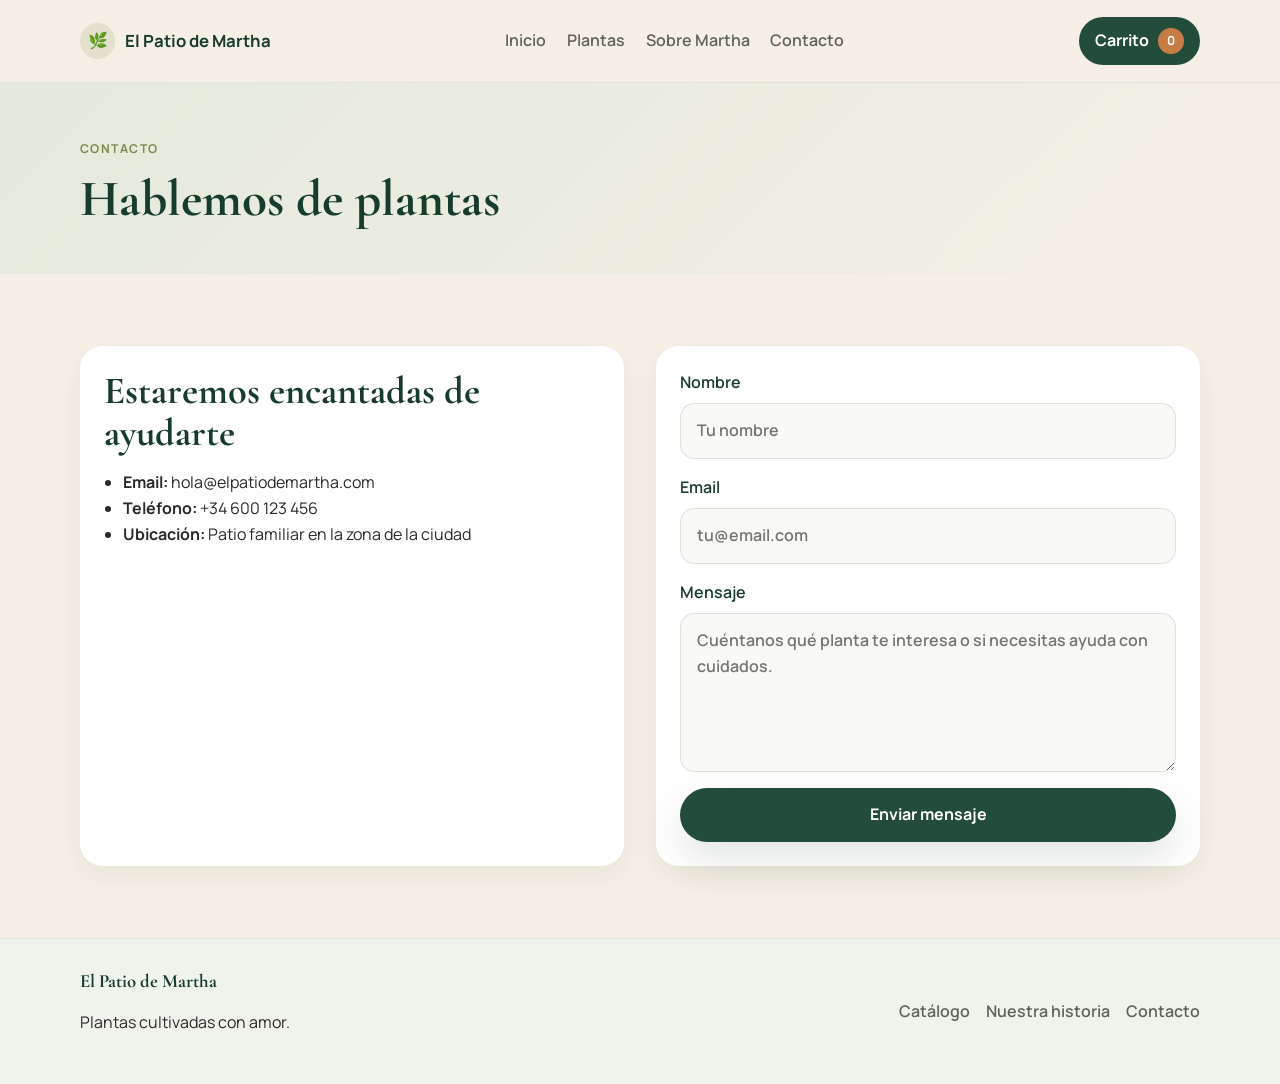
<file: contacto.html>
<!DOCTYPE html>
<html lang="es">
  <head>
    <meta charset="UTF-8" />
    <meta name="viewport" content="width=device-width, initial-scale=1.0" />
    <title>Contacto | El Patio de Martha</title>
    <meta name="description" content="Contacta con El Patio de Martha para pedir información y consultar plantas." />
    <link rel="preconnect" href="https://fonts.googleapis.com" />
    <link rel="preconnect" href="https://fonts.gstatic.com" crossorigin />
    <link
      href="https://fonts.googleapis.com/css2?family=Cormorant+Garamond:wght@500;600;700&family=Manrope:wght@400;500;600;700&display=swap"
      rel="stylesheet"
    />
    <link rel="stylesheet" href="css/style.css" />
    <link rel="stylesheet" href="css/responsive.css" />
  </head>
  <body>
    <div id="site-header"></div>

    <main class="page-shell">
      <section class="page-banner">
        <div class="container">
          <p class="eyebrow">Contacto</p>
          <h1>Hablemos de plantas</h1>
        </div>
      </section>

      <section class="section">
        <div class="container contact-layout">
          <div class="contact-card">
            <h2>Estaremos encantadas de ayudarte</h2>
            <ul class="contact-list">
              <li><strong>Email:</strong> hola@elpatiodemartha.com</li>
              <li><strong>Teléfono:</strong> +34 600 123 456</li>
              <li><strong>Ubicación:</strong> Patio familiar en la zona de la ciudad</li>
            </ul>
          </div>

          <form class="form-card">
            <label>
              Nombre
              <input type="text" name="nombre" placeholder="Tu nombre" />
            </label>
            <label>
              Email
              <input type="email" name="email" placeholder="tu@email.com" />
            </label>
            <label>
              Mensaje
              <textarea name="mensaje" rows="5" placeholder="Cuéntanos qué planta te interesa o si necesitas ayuda con cuidados."></textarea>
            </label>
            <button type="submit" class="btn btn--primary">Enviar mensaje</button>
          </form>
        </div>
      </section>
    </main>

    <div id="site-footer"></div>

    <script src="components/header.js"></script>
    <script src="components/footer.js"></script>
    <script src="js/main.js"></script>
  </body>
</html>
</file>
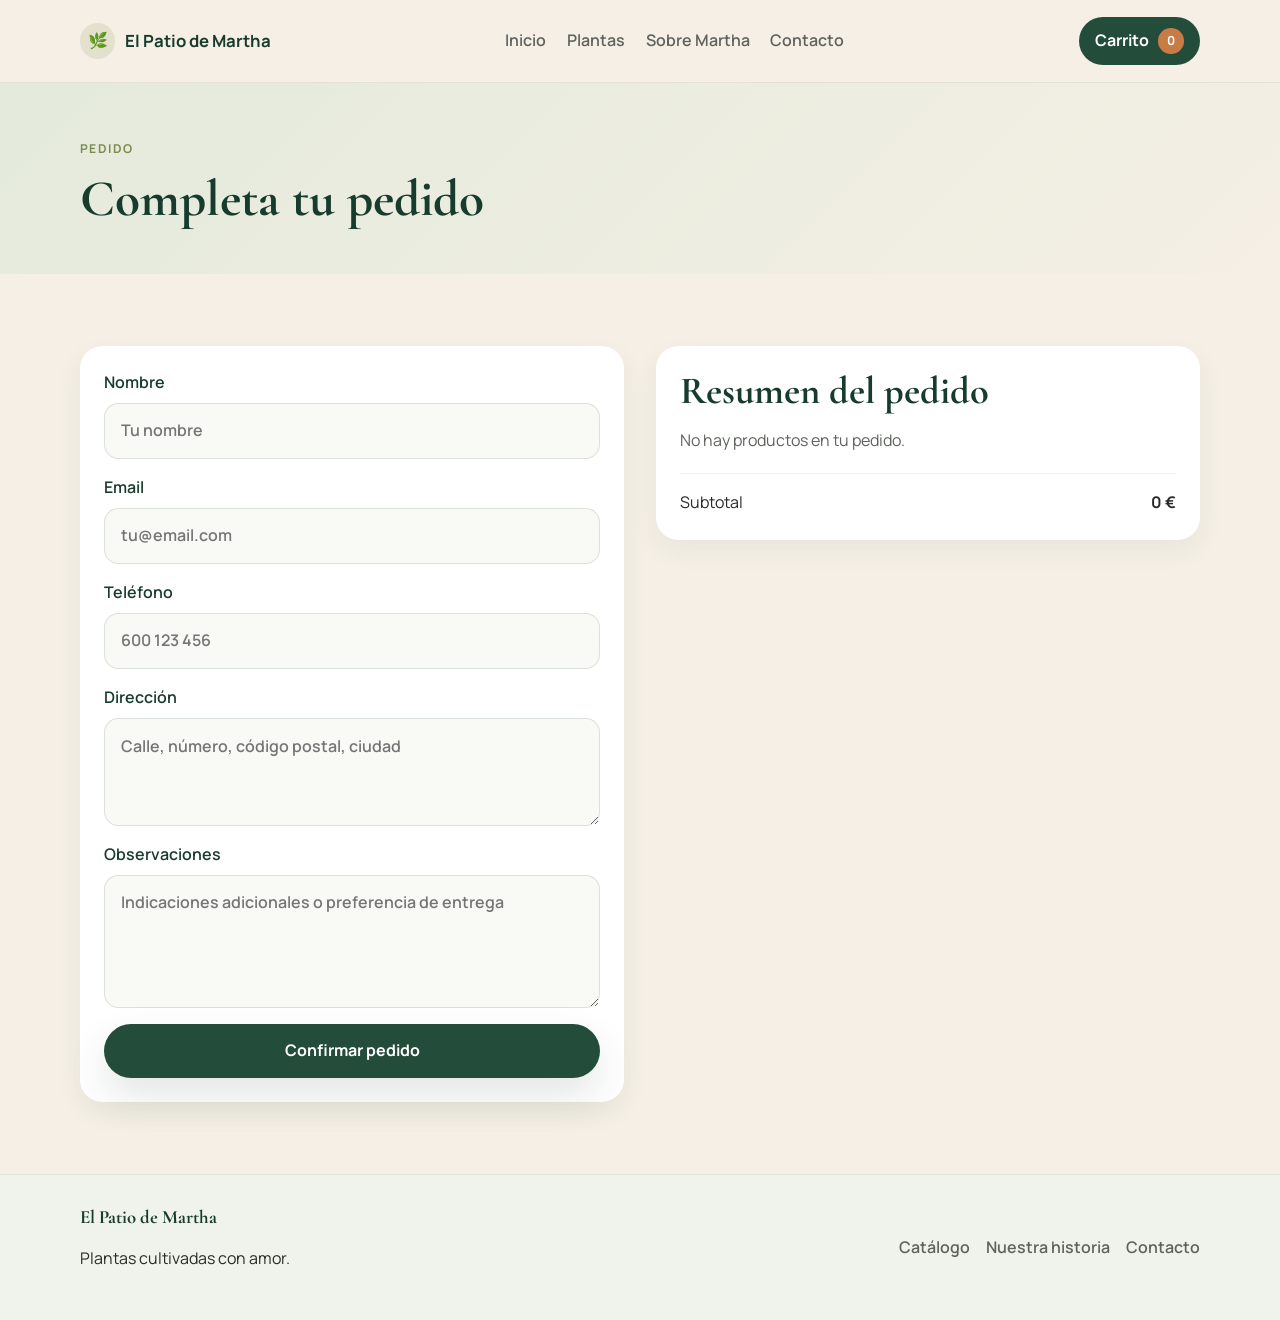
<file: pedido.html>
<!DOCTYPE html>
<html lang="es">
  <head>
    <meta charset="UTF-8" />
    <meta name="viewport" content="width=device-width, initial-scale=1.0" />
    <title>Pedido | El Patio de Martha</title>
    <meta name="description" content="Completa tu pedido en El Patio de Martha." />
    <link rel="preconnect" href="https://fonts.googleapis.com" />
    <link rel="preconnect" href="https://fonts.gstatic.com" crossorigin />
    <link
      href="https://fonts.googleapis.com/css2?family=Cormorant+Garamond:wght@500;600;700&family=Manrope:wght@400;500;600;700&display=swap"
      rel="stylesheet"
    />
    <link rel="stylesheet" href="css/style.css" />
    <link rel="stylesheet" href="css/responsive.css" />
  </head>
  <body>
    <div id="site-header"></div>

    <main class="page-shell">
      <section class="page-banner">
        <div class="container">
          <p class="eyebrow">Pedido</p>
          <h1>Completa tu pedido</h1>
        </div>
      </section>

      <section class="section">
        <div class="container order-layout">
          <form id="checkout-form" class="form-card order-form">
            <label>
              Nombre
              <input type="text" name="nombre" required placeholder="Tu nombre" />
            </label>
            <label>
              Email
              <input type="email" name="email" required placeholder="tu@email.com" />
            </label>
            <label>
              Teléfono
              <input type="tel" name="telefono" required placeholder="600 123 456" />
            </label>
            <label>
              Dirección
              <textarea name="direccion" rows="3" required placeholder="Calle, número, código postal, ciudad"></textarea>
            </label>
            <label>
              Observaciones
              <textarea name="observaciones" rows="4" placeholder="Indicaciones adicionales o preferencia de entrega"></textarea>
            </label>
            <button type="submit" class="btn btn--primary">Confirmar pedido</button>
          </form>

          <aside class="cart-summary" aria-live="polite">
            <h2>Resumen del pedido</h2>
            <div id="checkout-items"></div>
            <div class="summary-total">
              <span>Subtotal</span>
              <strong id="checkout-total">0 €</strong>
            </div>
          </aside>
        </div>
      </section>
    </main>

    <div id="site-footer"></div>

    <script src="components/header.js"></script>
    <script src="components/footer.js"></script>
    <script src="js/carrito.js"></script>
    <script src="js/main.js"></script>
  </body>
</html>
</file>
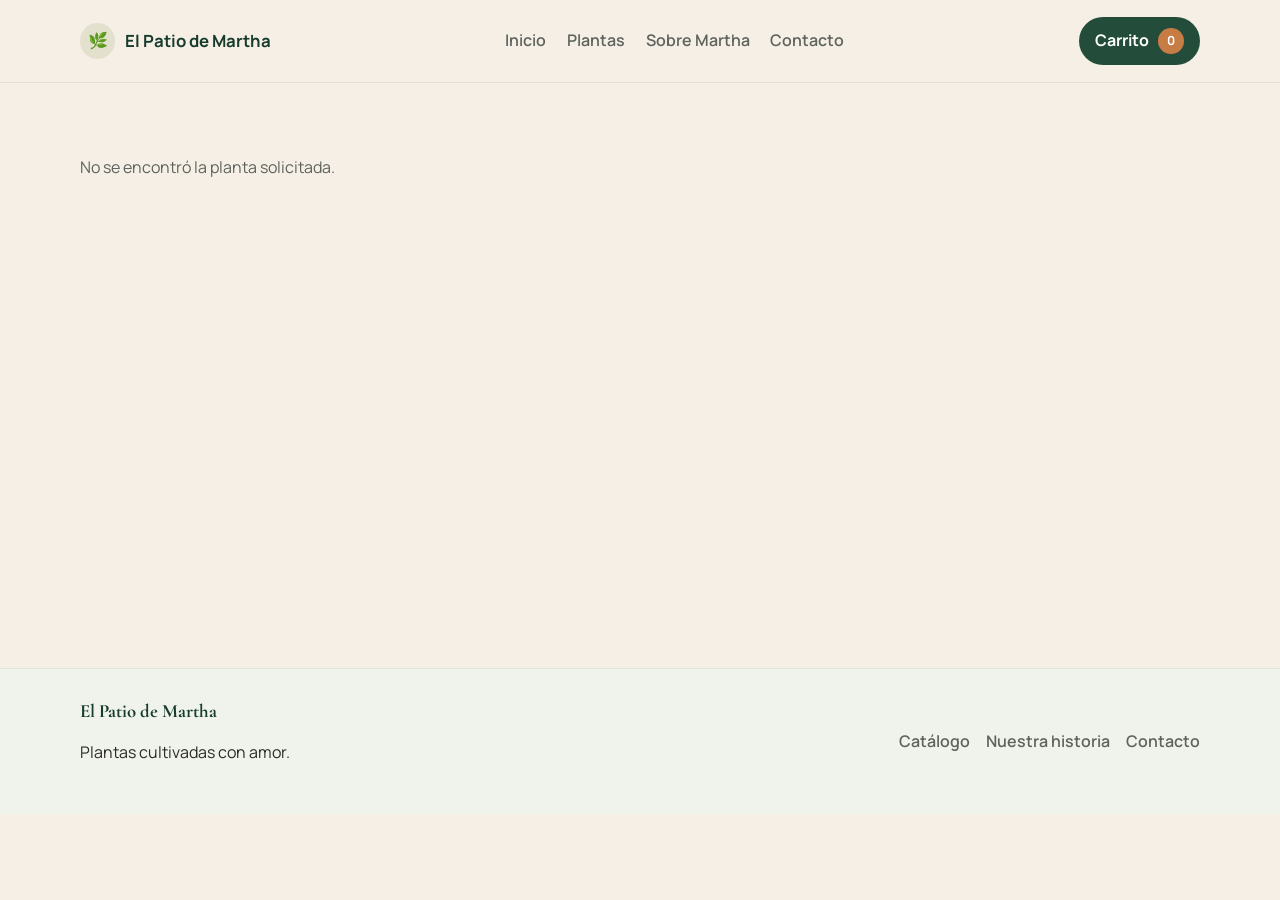
<file: producto.html>
<!DOCTYPE html>
<html lang="es">
  <head>
    <meta charset="UTF-8" />
    <meta name="viewport" content="width=device-width, initial-scale=1.0" />
    <title>Producto | El Patio de Martha</title>
    <meta name="description" content="Ficha de producto de El Patio de Martha." />
    <link rel="preconnect" href="https://fonts.googleapis.com" />
    <link rel="preconnect" href="https://fonts.gstatic.com" crossorigin />
    <link
      href="https://fonts.googleapis.com/css2?family=Cormorant+Garamond:wght@500;600;700&family=Manrope:wght@400;500;600;700&display=swap"
      rel="stylesheet"
    />
    <link rel="stylesheet" href="css/style.css" />
    <link rel="stylesheet" href="css/responsive.css" />
  </head>
  <body>
    <div id="site-header"></div>

    <main class="page-shell">
      <section class="section product-detail-section">
        <div class="container">
          <div id="producto-detalle" class="product-detail"></div>
        </div>
      </section>
    </main>

    <div id="site-footer"></div>

    <script src="components/header.js"></script>
    <script src="components/footer.js"></script>
    <script src="js/carrito.js"></script>
    <script src="js/main.js"></script>
    <script src="js/producto.js"></script>
  </body>
</html>
</file>
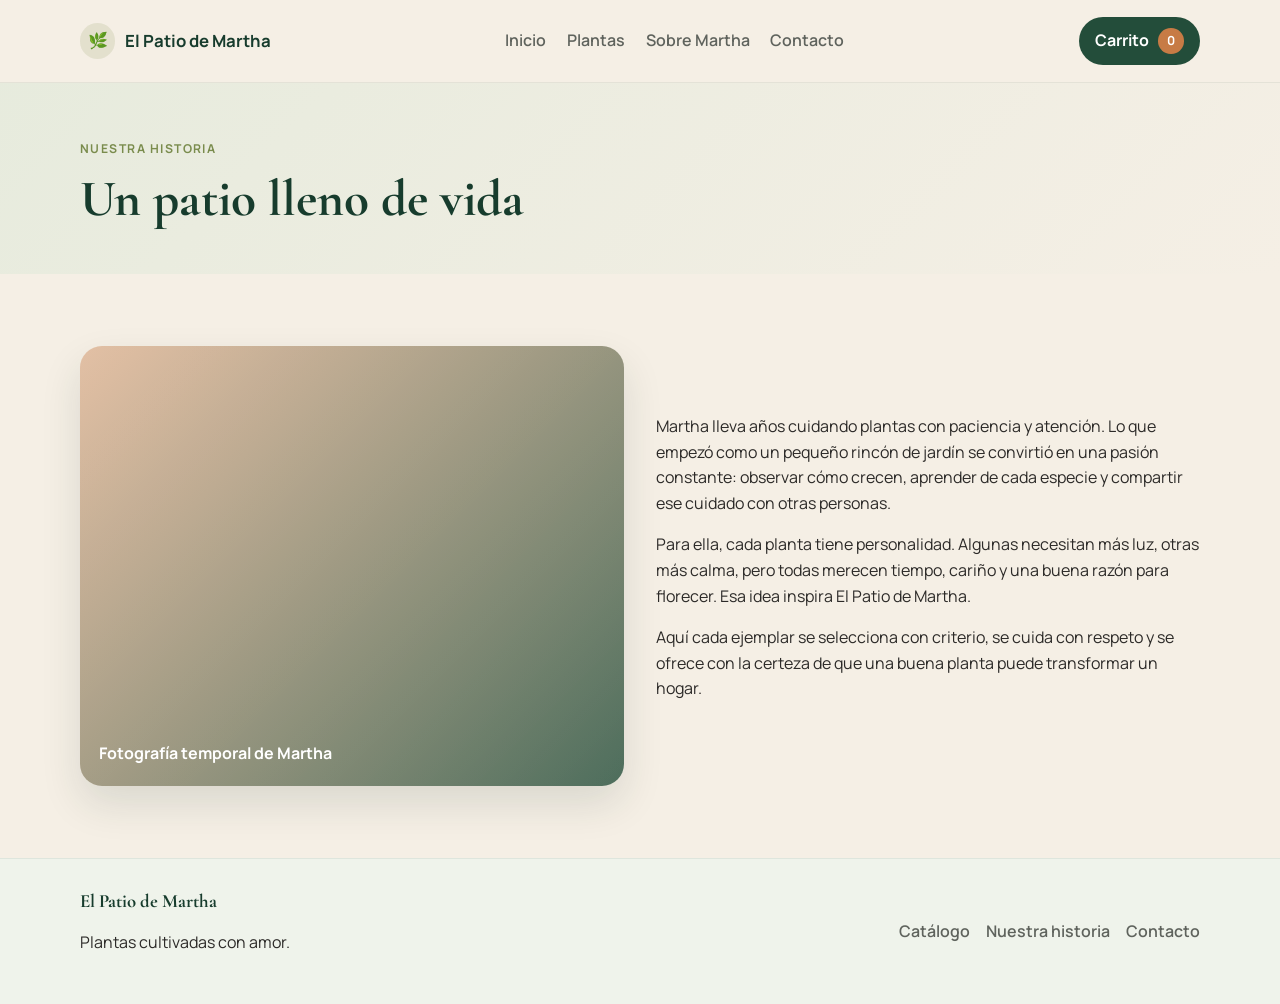
<file: sobre-martha.html>
<!DOCTYPE html>
<html lang="es">
  <head>
    <meta charset="UTF-8" />
    <meta name="viewport" content="width=device-width, initial-scale=1.0" />
    <title>Sobre Martha | El Patio de Martha</title>
    <meta name="description" content="La historia de Martha y su pasión por las plantas." />
    <link rel="preconnect" href="https://fonts.googleapis.com" />
    <link rel="preconnect" href="https://fonts.gstatic.com" crossorigin />
    <link
      href="https://fonts.googleapis.com/css2?family=Cormorant+Garamond:wght@500;600;700&family=Manrope:wght@400;500;600;700&display=swap"
      rel="stylesheet"
    />
    <link rel="stylesheet" href="css/style.css" />
    <link rel="stylesheet" href="css/responsive.css" />
  </head>
  <body>
    <div id="site-header"></div>

    <main class="page-shell">
      <section class="page-banner page-banner--soft">
        <div class="container">
          <p class="eyebrow">Nuestra historia</p>
          <h1>Un patio lleno de vida</h1>
        </div>
      </section>

      <section class="story section">
        <div class="container split-block">
          <div class="split-block__image">
            <div class="photo-placeholder photo-placeholder--martha">
              <span>Fotografía temporal de Martha</span>
            </div>
          </div>
          <div class="split-block__content">
            <p>
              Martha lleva años cuidando plantas con paciencia y atención. Lo que empezó como un pequeño rincón de
              jardín se convirtió en una pasión constante: observar cómo crecen, aprender de cada especie y compartir
              ese cuidado con otras personas.
            </p>
            <p>
              Para ella, cada planta tiene personalidad. Algunas necesitan más luz, otras más calma, pero todas merecen
              tiempo, cariño y una buena razón para florecer. Esa idea inspira El Patio de Martha.
            </p>
            <p>
              Aquí cada ejemplar se selecciona con criterio, se cuida con respeto y se ofrece con la certeza de que una
              buena planta puede transformar un hogar.
            </p>
          </div>
        </div>
      </section>
    </main>

    <div id="site-footer"></div>

    <script src="components/header.js"></script>
    <script src="components/footer.js"></script>
    <script src="js/main.js"></script>
  </body>
</html>
</file>
<file: css/style.css>
:root {
  --forest: #234d3a;
  --forest-deep: #173c2d;
  --sage: #dfe9d9;
  --sage-soft: #edf3ea;
  --sand: #f5efe5;
  --clay: #c77b45;
  --olive: #7a8c4d;
  --text: #2c2a28;
  --muted: #5f635d;
  --white: #ffffff;
  --shadow: 0 18px 40px rgba(26, 48, 39, 0.12);
  --radius: 22px;
}

* {
  box-sizing: border-box;
}

html {
  scroll-behavior: smooth;
}

body {
  margin: 0;
  font-family: 'Manrope', sans-serif;
  background: var(--sand);
  color: var(--text);
  line-height: 1.6;
}

a {
  color: inherit;
  text-decoration: none;
}

img {
  display: block;
  max-width: 100%;
}

button,
input,
textarea {
  font: inherit;
}

.container {
  width: min(1120px, calc(100% - 2rem));
  margin: 0 auto;
}

.section {
  padding: 4.5rem 0;
}

.section--soft {
  background: rgba(223, 233, 217, 0.45);
}

.eyebrow {
  margin: 0 0 0.8rem;
  color: var(--olive);
  text-transform: uppercase;
  letter-spacing: 0.12em;
  font-size: 0.76rem;
  font-weight: 700;
}

h1,
h2,
h3,
h4 {
  margin-top: 0;
  font-family: 'Cormorant Garamond', serif;
  line-height: 1.1;
  color: var(--forest-deep);
}

h1 {
  font-size: clamp(2.8rem, 4vw, 5rem);
  margin-bottom: 0.7rem;
}

h2 {
  font-size: clamp(2.2rem, 3vw, 3rem);
  margin-bottom: 1rem;
}

p {
  margin-top: 0;
}

.site-header {
  position: sticky;
  top: 0;
  z-index: 30;
  background: rgba(245, 239, 229, 0.9);
  backdrop-filter: blur(10px);
  border-bottom: 1px solid rgba(35, 77, 58, 0.08);
}

.header__inner {
  display: flex;
  align-items: center;
  justify-content: space-between;
  gap: 1rem;
  min-height: 82px;
}

.brand {
  display: inline-flex;
  align-items: center;
  gap: 0.6rem;
  font-weight: 700;
  color: var(--forest-deep);
}

.brand__mark {
  width: 2.2rem;
  height: 2.2rem;
  display: grid;
  place-items: center;
  border-radius: 50%;
  background: rgba(122, 140, 77, 0.15);
}

.brand__text {
  font-size: 1.05rem;
}

.main-nav {
  display: flex;
  align-items: center;
  gap: 1.3rem;
  color: var(--muted);
  font-weight: 600;
}

.main-nav a:hover,
.footer__links a:hover {
  color: var(--forest);
}

.header-actions {
  display: flex;
  align-items: center;
}

.cart-link {
  display: inline-flex;
  align-items: center;
  gap: 0.6rem;
  padding: 0.7rem 1rem;
  border-radius: 999px;
  background: var(--forest);
  color: var(--white);
  font-weight: 700;
}

.cart-count {
  min-width: 1.6rem;
  height: 1.6rem;
  display: inline-grid;
  place-items: center;
  background: var(--clay);
  border-radius: 50%;
  font-size: 0.78rem;
}

.hero {
  background: linear-gradient(135deg, rgba(223, 233, 217, 0.8), rgba(245, 239, 229, 0.9));
  padding: 4rem 0 2rem;
}

.hero__content {
  display: grid;
  grid-template-columns: 1.1fr 0.9fr;
  gap: 2rem;
  align-items: center;
}

.hero__subtitle {
  font-size: clamp(1.15rem, 2vw, 1.6rem);
  color: var(--muted);
  margin-bottom: 1.5rem;
}

.hero__actions {
  display: flex;
  flex-wrap: wrap;
  gap: 0.8rem;
}

.btn {
  border: none;
  border-radius: 999px;
  padding: 0.9rem 1.5rem;
  font-weight: 700;
  cursor: pointer;
  transition: transform 0.2s ease, box-shadow 0.2s ease;
  display: inline-flex;
  align-items: center;
  justify-content: center;
}

.btn:hover:not(:disabled) {
  transform: translateY(-1px);
}

.btn:disabled {
  opacity: 0.6;
  cursor: not-allowed;
}

.btn--primary {
  background: var(--forest);
  color: var(--white);
  box-shadow: var(--shadow);
}

.btn--secondary {
  background: rgba(35, 77, 58, 0.08);
  color: var(--forest-deep);
}

.btn--small {
  padding: 0.7rem 1rem;
  font-size: 0.86rem;
}

.hero__image-card,
.photo-placeholder {
  position: relative;
  min-height: 440px;
  border-radius: var(--radius);
  background: linear-gradient(135deg, rgba(122, 140, 77, 0.55), rgba(35, 77, 58, 0.8));
  box-shadow: var(--shadow);
  overflow: hidden;
}

.hero__image-card::before,
.photo-placeholder::before {
  content: "";
  position: absolute;
  inset: 0;
  background: linear-gradient(135deg, rgba(255,255,255,0.15), rgba(255,255,255,0));
}

.hero__image-card span,
.photo-placeholder span {
  position: absolute;
  left: 1.2rem;
  bottom: 1.2rem;
  z-index: 1;
  custom: auto;
  color: var(--white);
  font-weight: 700;
}

.photo-placeholder--garden {
  background: linear-gradient(135deg, rgba(122, 140, 77, 0.45), rgba(35, 77, 58, 0.8));
}

.photo-placeholder--martha {
  background: linear-gradient(135deg, rgba(199, 123, 69, 0.5), rgba(35, 77, 58, 0.8));
}

.split-block {
  display: grid;
  grid-template-columns: 1fr 1fr;
  gap: 2rem;
  align-items: center;
}

.section-heading {
  margin-bottom: 2rem;
}

.product-grid {
  display: grid;
  grid-template-columns: repeat(3, minmax(0, 1fr));
  gap: 1.5rem;
}

.product-card {
  background: var(--white);
  border-radius: 1.25rem;
  overflow: hidden;
  box-shadow: 0 12px 30px rgba(35, 77, 58, 0.08);
  border: 1px solid rgba(35, 77, 58, 0.05);
}

.product-card__image-link {
  display: block;
  background: var(--sage-soft);
}

.product-card__image-link img {
  width: 100%;
  aspect-ratio: 4 / 4.7;
  object-fit: cover;
}

.product-card__body {
  padding: 1.2rem;
}

.product-card__meta,
.product-card__price-row,
.product-detail__status-row,
.summary-total,
.checkout-item {
  display: flex;
  align-items: center;
  justify-content: space-between;
  gap: 1rem;
}

.product-card__category {
  color: var(--muted);
  font-size: 0.82rem;
  font-weight: 700;
  letter-spacing: 0.04em;
  text-transform: uppercase;
}

.status {
  display: inline-flex;
  align-items: center;
  padding: 0.35rem 0.7rem;
  border-radius: 999px;
  font-size: 0.72rem;
  font-weight: 700;
}

.status--available {
  background: rgba(122, 140, 77, 0.15);
  color: var(--forest);
}

.status--low {
  background: rgba(199, 123, 69, 0.14);
  color: #8a4f1f;
}

.status--out {
  background: rgba(90, 90, 90, 0.08);
  color: #434343;
}

.product-card h3 {
  margin: 0.9rem 0 0.5rem;
  font-size: 2rem;
}

.product-card__price-row {
  margin-bottom: 1rem;
  color: var(--muted);
}

.product-card__price-row strong {
  color: var(--forest-deep);
  font-size: 1.2rem;
}

.product-card__actions {
  display: flex;
  justify-content: space-between;
  gap: 0.75rem;
}

.philosophy__grid {
  display: grid;
  grid-template-columns: repeat(3, minmax(0, 1fr));
  gap: 1.25rem;
}

.philosophy-card {
  padding: 2rem 1.4rem;
  text-align: center;
  border-radius: 1.3rem;
  background: var(--white);
  box-shadow: 0 10px 24px rgba(35, 77, 58, 0.05);
}

.icon {
  display: inline-grid;
  place-items: center;
  width: 3.2rem;
  height: 3.2rem;
  border-radius: 50%;
  background: rgba(35, 77, 58, 0.08);
  font-size: 1.4rem;
  margin-bottom: 0.8rem;
}

.cta__box {
  display: flex;
  align-items: center;
  justify-content: space-between;
  gap: 1rem;
  background: linear-gradient(135deg, rgba(35, 77, 58, 0.96), rgba(122, 140, 77, 0.9));
  border-radius: 1.5rem;
  padding: 2rem 2.2rem;
  color: var(--white);
}

.cta__box h2,
.cta__box .eyebrow {
  color: var(--white);
}

.page-shell {
  min-height: 65vh;
}

.page-banner {
  padding: 3.5rem 0 2.2rem;
  background: linear-gradient(135deg, rgba(223, 233, 217, 0.8), rgba(245, 239, 229, 0.9));
}

.page-banner--soft {
  background: linear-gradient(135deg, rgba(223, 233, 217, 0.65), rgba(245, 239, 229, 0.85));
}

.catalog-toolbar {
  margin-bottom: 1.5rem;
}

.filters {
  display: flex;
  flex-wrap: wrap;
  gap: 0.7rem;
}

.filter-btn {
  border: 1px solid rgba(35, 77, 58, 0.15);
  background: transparent;
  color: var(--forest-deep);
  padding: 0.7rem 1rem;
  border-radius: 999px;
  font-weight: 700;
  cursor: pointer;
}

.filter-btn.is-active {
  background: var(--forest);
  border-color: var(--forest);
  color: var(--white);
}

.product-detail__layout {
  display: grid;
  grid-template-columns: 1fr 1fr;
  gap: 2rem;
  align-items: center;
}

.product-detail__image-box img {
  width: 100%;
  border-radius: 1.5rem;
  box-shadow: var(--shadow);
  aspect-ratio: 4 / 5;
  object-fit: cover;
}

.product-detail__content {
  padding: 0.5rem 0;
}

.product-detail__price {
  font-size: 2rem;
  font-weight: 800;
  color: var(--forest);
  margin: 0 0 1rem;
}

.product-detail__info {
  margin: 1.5rem 0;
}

.product-detail__info ul,
.contact-list {
  margin: 0.5rem 0 0;
  padding-left: 1.2rem;
}

.contact-layout,
.order-layout {
  display: grid;
  grid-template-columns: 1fr 1fr;
  gap: 2rem;
}

.contact-card,
.form-card,
.cart-summary {
  background: var(--white);
  border-radius: 1.4rem;
  padding: 1.5rem;
  box-shadow: 0 10px 28px rgba(35, 77, 58, 0.06);
}

.form-card {
  display: grid;
  gap: 1rem;
}

.form-card label {
  display: grid;
  gap: 0.45rem;
  font-weight: 600;
  color: var(--forest-deep);
}

.form-card input,
.form-card textarea {
  width: 100%;
  border: 1px solid rgba(35, 77, 58, 0.14);
  border-radius: 0.9rem;
  padding: 0.9rem 1rem;
  background: #f9faf6;
}

.order-form {
  align-self: start;
}

.cart-summary {
  align-self: start;
}

.checkout-items,
#checkout-items {
  display: grid;
  gap: 0.75rem;
}

.checkout-item {
  padding-bottom: 0.75rem;
  border-bottom: 1px solid rgba(35, 77, 58, 0.08);
}

.summary-total {
  margin-top: 1.2rem;
  padding-top: 1rem;
  border-top: 1px solid rgba(35, 77, 58, 0.08);
}

.cart-item {
  display: flex;
  gap: 0.8rem;
  padding: 0.75rem 0;
  border-bottom: 1px solid rgba(35, 77, 58, 0.08);
}

.cart-item__image {
  width: 92px;
  flex-shrink: 0;
}

.cart-item__image img {
  width: 100%;
  aspect-ratio: 1;
  object-fit: cover;
  border-radius: 0.8rem;
}

.cart-item__details {
  flex: 1;
}

.cart-item__details h4 {
  margin: 0 0 0.2rem;
  font-size: 1.5rem;
}

.cart-item__controls {
  display: flex;
  align-items: center;
  justify-content: space-between;
  gap: 0.75rem;
  margin-top: 0.6rem;
}

.cart-item__controls input {
  width: 4rem;
  padding: 0.4rem 0.5rem;
  border: 1px solid rgba(35, 77, 58, 0.1);
  border-radius: 0.7rem;
}

.link-button {
  background: none;
  border: none;
  color: var(--clay);
  font-weight: 700;
  cursor: pointer;
}

.empty-state {
  margin: 0;
  color: var(--muted);
}

.site-footer {
  padding: 2rem 0;
  background: #eff3eb;
  border-top: 1px solid rgba(35, 77, 58, 0.08);
}

.footer__inner {
  display: flex;
  justify-content: space-between;
  gap: 1rem;
  align-items: center;
}

.footer__links {
  display: flex;
  flex-wrap: wrap;
  gap: 1rem;
  color: var(--muted);
  font-weight: 600;
}

@media (max-width: 860px) {
  .hero__content,
  .split-block,
  .product-detail__layout,
  .contact-layout,
  .order-layout,
  .philosophy__grid,
  .product-grid {
    grid-template-columns: 1fr;
  }

  .main-nav {
    display: none;
  }

  .cart-item__controls {
    align-items: flex-start;
    flex-direction: column;
  }
}
</file>
<file: css/responsive.css>
@media (max-width: 640px) {
  .header__inner {
    min-height: 70px;
  }

  .brand__text {
    font-size: 0.95rem;
  }

  .cart-link {
    padding: 0.55rem 0.8rem;
  }

  .hero {
    padding-top: 2.5rem;
  }

  .hero__actions,
  .product-card__actions,
  .cta__box,
  .footer__inner {
    flex-direction: column;
    align-items: flex-start;
  }

  .btn,
  .cart-link {
    width: 100%;
  }

  .section {
    padding: 3.5rem 0;
  }

  .product-card__actions {
    display: grid;
    grid-template-columns: 1fr;
  }
}
</file>
